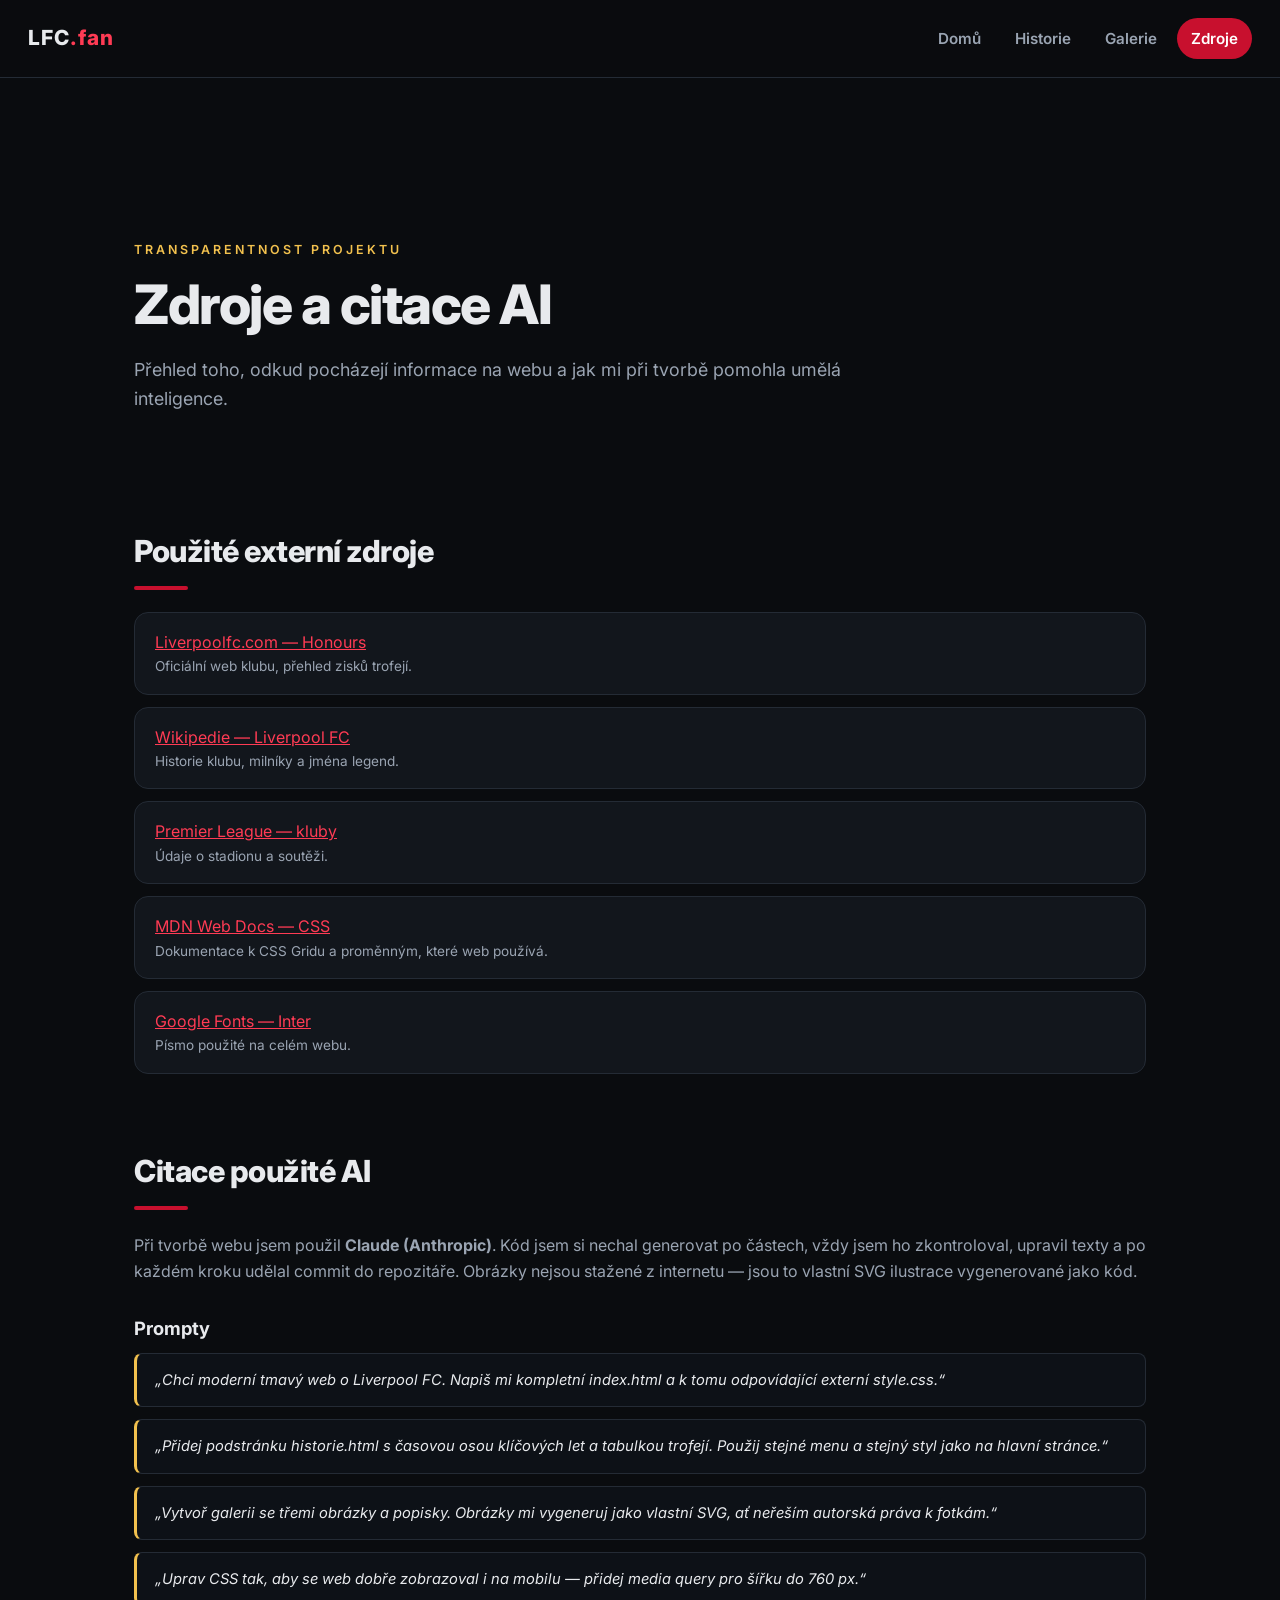
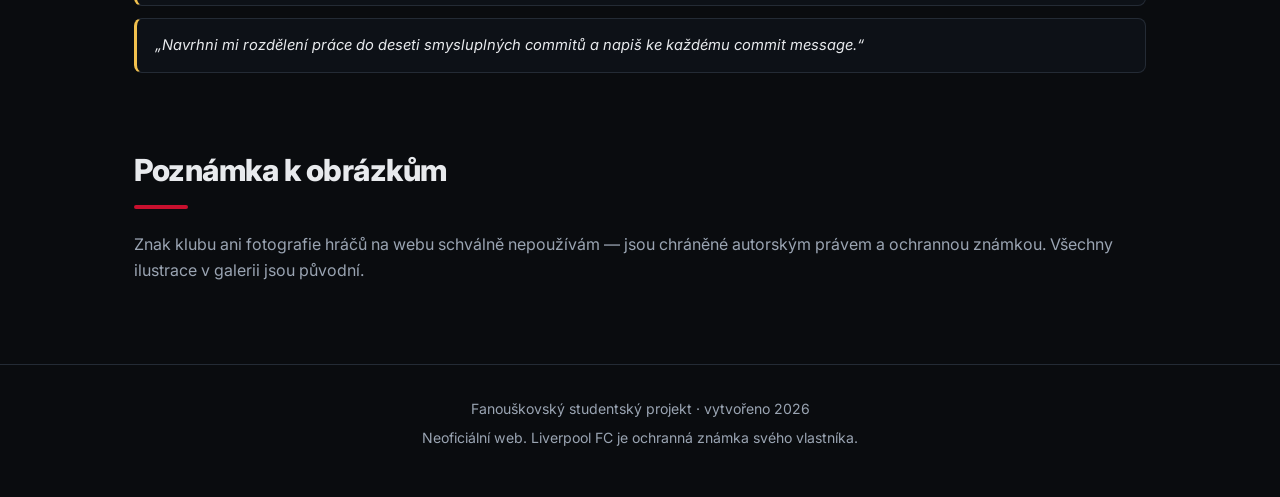
<file: zdroje.html>
<!DOCTYPE html>
<html lang="cs">
<head>
    <meta charset="UTF-8">
    <meta name="viewport" content="width=device-width, initial-scale=1.0">
    <title>Zdroje a citace AI | Liverpool FC</title>
    <link rel="preconnect" href="https://fonts.googleapis.com">
    <link rel="preconnect" href="https://fonts.gstatic.com" crossorigin>
    <link href="https://fonts.googleapis.com/css2?family=Inter:wght@400;600;800&display=swap" rel="stylesheet">
    <link rel="stylesheet" href="style.css">
</head>
<body>

    <header class="site-header">
        <a class="logo" href="index.html">LFC<span>.fan</span></a>
        <nav>
            <a href="index.html">Domů</a>
            <a href="historie.html">Historie</a>
            <a href="galerie.html">Galerie</a>
            <a class="active" href="zdroje.html">Zdroje</a>
        </nav>
    </header>

    <main>

        <section class="hero">
            <p class="kicker">Transparentnost projektu</p>
            <h1>Zdroje a citace AI</h1>
            <p class="lead">
                Přehled toho, odkud pocházejí informace na webu a jak mi při tvorbě
                pomohla umělá inteligence.
            </p>
        </section>

        <section>
            <h2>Použité externí zdroje</h2>
            <ul class="source-list">
                <li>
                    <a href="https://www.liverpoolfc.com/history/honours" target="_blank" rel="noopener">Liverpoolfc.com — Honours</a>
                    <span>Oficiální web klubu, přehled zisků trofejí.</span>
                </li>
                <li>
                    <a href="https://cs.wikipedia.org/wiki/Liverpool_FC" target="_blank" rel="noopener">Wikipedie — Liverpool FC</a>
                    <span>Historie klubu, milníky a jména legend.</span>
                </li>
                <li>
                    <a href="https://www.premierleague.com/clubs" target="_blank" rel="noopener">Premier League — kluby</a>
                    <span>Údaje o stadionu a soutěži.</span>
                </li>
                <li>
                    <a href="https://developer.mozilla.org/en-US/docs/Web/CSS" target="_blank" rel="noopener">MDN Web Docs — CSS</a>
                    <span>Dokumentace k CSS Gridu a proměnným, které web používá.</span>
                </li>
                <li>
                    <a href="https://fonts.google.com/specimen/Inter" target="_blank" rel="noopener">Google Fonts — Inter</a>
                    <span>Písmo použité na celém webu.</span>
                </li>
            </ul>
        </section>

        <section>
            <h2>Citace použité AI</h2>
            <p>
                Při tvorbě webu jsem použil <strong>Claude (Anthropic)</strong>.
                Kód jsem si nechal generovat po částech, vždy jsem ho zkontroloval,
                upravil texty a po každém kroku udělal commit do repozitáře.
                Obrázky nejsou stažené z internetu — jsou to vlastní SVG ilustrace
                vygenerované jako kód.
            </p>

            <h3 style="margin-top:28px">Prompty</h3>

            <p class="prompt">
                „Chci moderní tmavý web o Liverpool FC.
                Napiš mi kompletní index.html a k tomu odpovídající externí style.css.“
            </p>

            <p class="prompt">
                „Přidej podstránku historie.html s časovou osou klíčových let
                a tabulkou trofejí. Použij stejné menu a stejný styl jako na hlavní stránce.“
            </p>

            <p class="prompt">
                „Vytvoř galerii se třemi obrázky a popisky. Obrázky mi vygeneruj
                jako vlastní SVG, ať neřeším autorská práva k fotkám.“
            </p>

            <p class="prompt">
                „Uprav CSS tak, aby se web dobře zobrazoval i na mobilu —
                přidej media query pro šířku do 760 px.“
            </p>

            <p class="prompt">
                „Navrhni mi rozdělení práce do deseti smysluplných commitů
                a napiš ke každému commit message.“
            </p>
        </section>

        <section>
            <h2>Poznámka k obrázkům</h2>
            <p>
                Znak klubu ani fotografie hráčů na webu schválně nepoužívám —
                jsou chráněné autorským právem a ochrannou známkou. Všechny
                ilustrace v galerii jsou původní.
            </p>
        </section>

    </main>

    <footer class="site-footer">
        <p>Fanouškovský studentský projekt &middot; vytvořeno 2026</p>
        <p>Neoficiální web. Liverpool FC je ochranná známka svého vlastníka.</p>
    </footer>

</body>
</html>
</file>
<file: style.css>
/* ====== Liverpool FC fan web — hlavní styl ====== */

:root {
    --bg: #0a0c0f;
    --bg-soft: #12161c;
    --card: #161b22;
    --line: #242b35;
    --text: #e8eaed;
    --muted: #9aa4b2;
    --red: #c8102e;
    --red-light: #ff3b54;
    --gold: #f2c14e;
    --radius: 14px;
}

* {
    margin: 0;
    padding: 0;
    box-sizing: border-box;
}

body {
    font-family: "Inter", "Segoe UI", Arial, sans-serif;
    background: var(--bg);
    color: var(--text);
    line-height: 1.65;
}

/* ====== Hlavička a menu ====== */

.site-header {
    display: flex;
    align-items: center;
    justify-content: space-between;
    flex-wrap: wrap;
    gap: 16px;
    padding: 18px 28px;
    background: rgba(10, 12, 15, 0.9);
    border-bottom: 1px solid var(--line);
    position: sticky;
    top: 0;
    z-index: 10;
}

.logo {
    font-weight: 800;
    font-size: 1.3rem;
    letter-spacing: 1px;
    color: var(--text);
    text-decoration: none;
}

.logo span {
    color: var(--red-light);
}

.site-header nav {
    display: flex;
    gap: 6px;
    flex-wrap: wrap;
}

.site-header nav a {
    color: var(--muted);
    text-decoration: none;
    font-weight: 600;
    font-size: 0.95rem;
    padding: 8px 14px;
    border-radius: 999px;
}

.site-header nav a.active {
    color: #fff;
    background: var(--red);
}

/* ====== Obsah ====== */

main {
    max-width: 1060px;
    margin: 0 auto;
    padding: 0 24px 80px;
}

section {
    margin-top: 72px;
}

h1 {
    font-size: 3.4rem;
    font-weight: 800;
    line-height: 1.1;
    letter-spacing: -1.5px;
}

h2 {
    font-size: 1.9rem;
    font-weight: 800;
    letter-spacing: -0.5px;
    margin-bottom: 22px;
}

h2::after {
    content: "";
    display: block;
    width: 54px;
    height: 4px;
    margin-top: 10px;
    border-radius: 4px;
    background: var(--red);
}

h3 {
    font-size: 1.15rem;
    margin-bottom: 10px;
}

p {
    color: var(--muted);
}

a {
    color: var(--red-light);
}

/* ====== Hero ====== */

.hero {
    padding: 90px 0 10px;
    max-width: 720px;
}

.kicker {
    text-transform: uppercase;
    letter-spacing: 3px;
    font-size: 0.78rem;
    font-weight: 600;
    color: var(--gold);
    margin-bottom: 14px;
}

.lead {
    font-size: 1.12rem;
    margin: 20px 0 30px;
}

.btn {
    display: inline-block;
    background: var(--red);
    color: #fff;
    text-decoration: none;
    font-weight: 600;
    padding: 13px 26px;
    border-radius: 999px;
}

.btn-ghost {
    background: transparent;
    border: 1px solid var(--line);
    color: var(--text);
    margin-top: 18px;
}

/* ====== Statistiky ====== */

.stats {
    display: grid;
    grid-template-columns: repeat(4, 1fr);
    gap: 16px;
    margin-top: 56px;
}

.stat {
    background: var(--bg-soft);
    border: 1px solid var(--line);
    border-radius: var(--radius);
    padding: 24px 18px;
    text-align: center;
}

.stat .num {
    display: block;
    font-size: 2.4rem;
    font-weight: 800;
    color: var(--red-light);
    line-height: 1;
}

.stat .label {
    display: block;
    margin-top: 8px;
    font-size: 0.85rem;
    color: var(--muted);
}

/* ====== Karty ====== */

.cards {
    display: grid;
    grid-template-columns: repeat(3, 1fr);
    gap: 20px;
}

.card {
    background: var(--card);
    border: 1px solid var(--line);
    border-top: 3px solid var(--red);
    border-radius: var(--radius);
    padding: 26px 24px;
}

/* ====== Dvousloupcová sekce ====== */

.split {
    display: grid;
    grid-template-columns: 1fr 1fr;
    gap: 40px;
    align-items: center;
}

.split img {
    width: 100%;
    border-radius: var(--radius);
    border: 1px solid var(--line);
}

.split p + p {
    margin-top: 14px;
}

/* ====== Časová osa (historie) ====== */

.timeline {
    border-left: 2px solid var(--line);
    padding-left: 26px;
    margin-left: 8px;
}

.timeline .item {
    position: relative;
    padding-bottom: 32px;
}

.timeline .item::before {
    content: "";
    position: absolute;
    left: -34px;
    top: 7px;
    width: 12px;
    height: 12px;
    border-radius: 50%;
    background: var(--red);
    border: 3px solid var(--bg);
}

.timeline .year {
    font-weight: 800;
    color: var(--gold);
    letter-spacing: 1px;
}

/* ====== Tabulka trofejí ====== */

table {
    width: 100%;
    border-collapse: collapse;
    background: var(--bg-soft);
    border: 1px solid var(--line);
    border-radius: var(--radius);
    overflow: hidden;
}

th, td {
    text-align: left;
    padding: 13px 18px;
    border-bottom: 1px solid var(--line);
    font-size: 0.95rem;
}

th {
    background: #1b212a;
    font-size: 0.8rem;
    text-transform: uppercase;
    letter-spacing: 1.5px;
    color: var(--muted);
}

td:last-child {
    color: var(--gold);
    font-weight: 700;
}

tr:last-child td {
    border-bottom: none;
}

/* ====== Galerie ====== */

.gallery {
    display: grid;
    grid-template-columns: repeat(2, 1fr);
    gap: 22px;
}

figure {
    background: var(--card);
    border: 1px solid var(--line);
    border-radius: var(--radius);
    overflow: hidden;
}

figure img {
    width: 100%;
    display: block;
}

figcaption {
    padding: 16px 20px;
    font-size: 0.9rem;
    color: var(--muted);
}

figcaption strong {
    display: block;
    color: var(--text);
    margin-bottom: 4px;
}

/* ====== Zdroje ====== */

.source-list {
    list-style: none;
}

.source-list li {
    background: var(--bg-soft);
    border: 1px solid var(--line);
    border-radius: var(--radius);
    padding: 16px 20px;
    margin-bottom: 12px;
}

.source-list span {
    display: block;
    font-size: 0.85rem;
    color: var(--muted);
}

.prompt {
    background: #0d1117;
    border: 1px solid var(--line);
    border-left: 3px solid var(--gold);
    border-radius: 8px;
    padding: 14px 18px;
    margin-bottom: 12px;
    font-size: 0.92rem;
    color: var(--text);
    font-style: italic;
}

/* ====== Patička ====== */

.site-footer {
    border-top: 1px solid var(--line);
    padding: 32px 24px 48px;
    text-align: center;
    color: var(--muted);
    font-size: 0.88rem;
}

.site-footer p + p {
    margin-top: 6px;
}
</file>
